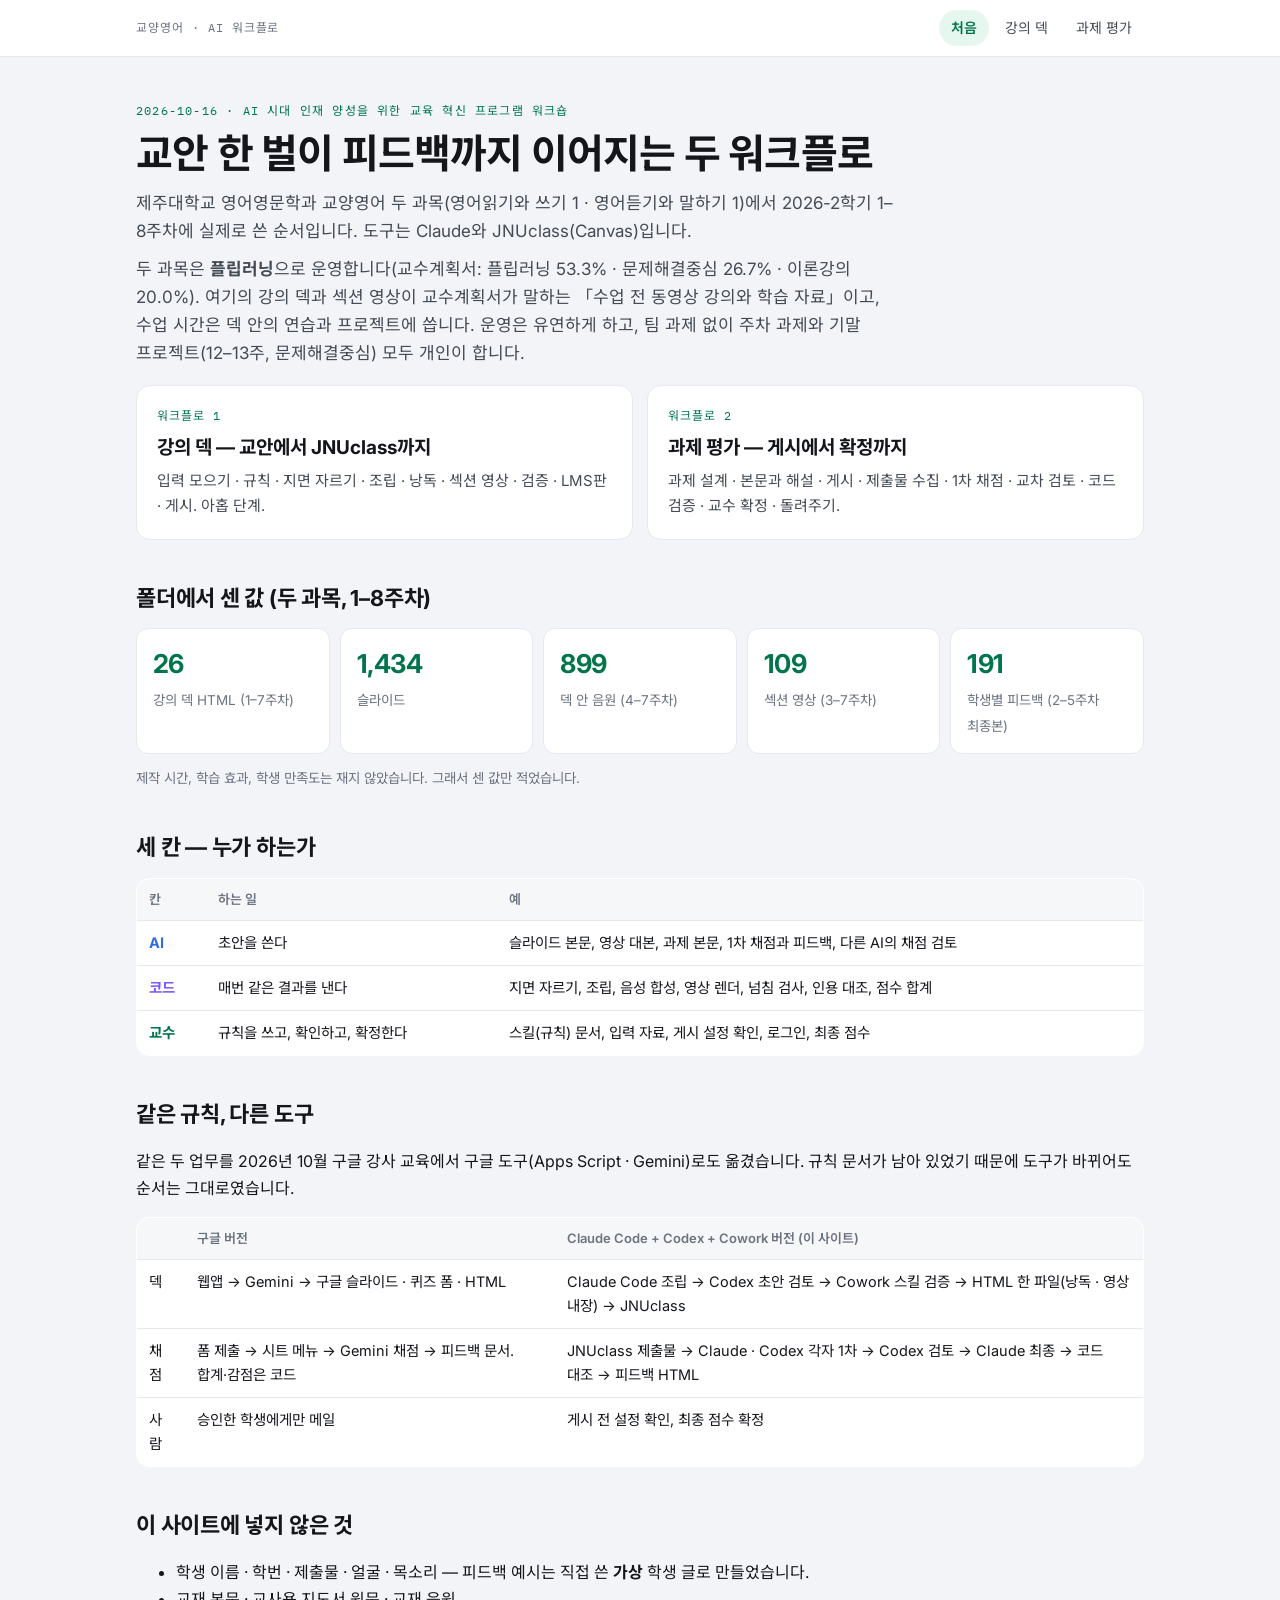
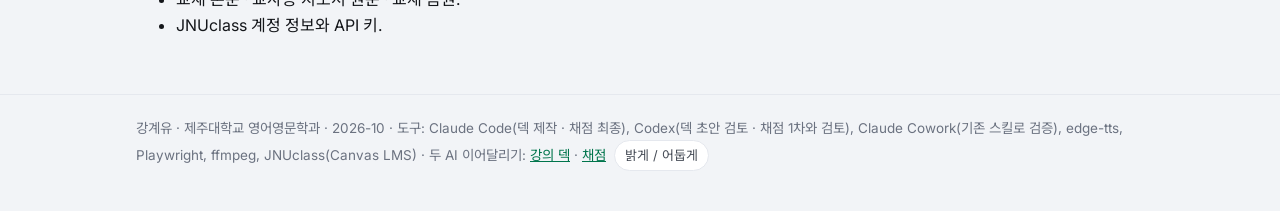
<file: index.html>
<!DOCTYPE html>
<html lang="ko">
<head>
<meta charset="UTF-8">
<meta name="viewport" content="width=device-width, initial-scale=1">
<title>교양영어 AI 워크플로</title>
<meta name="description" content="제주대학교 교양영어(영어읽기와 쓰기 1 · 영어듣기와 말하기 1)의 강의 덱 워크플로와 과제 평가 워크플로 — Claude와 JNUclass 버전.">
<link rel="preconnect" href="https://fonts.googleapis.com">
<link rel="preconnect" href="https://fonts.gstatic.com" crossorigin>
<link href="https://fonts.googleapis.com/css2?family=Inter:wght@400;600;700&family=Noto+Sans+KR:wght@400;500;700&family=IBM+Plex+Mono:wght@400;500&display=swap" rel="stylesheet">
<link rel="stylesheet" href="style.css">
</head>
<body>
<header class="top"><div class="wrap">
  <a class="brand" href="index.html">교양영어 · AI 워크플로</a>
  <nav class="tabs" aria-label="페이지">
    <a href="index.html" aria-current="page">처음</a>
    <a href="deck.html">강의 덱</a>
    <a href="grading.html">과제 평가</a>
  </nav>
</div></header>

<main class="wrap">
  <section class="hero">
    <p class="kicker">2026-10-16 · AI 시대 인재 양성을 위한 교육 혁신 프로그램 워크숍</p>
    <h1>교안 한 벌이 피드백까지 이어지는 두 워크플로</h1>
    <p class="sub">제주대학교 영어영문학과 교양영어 두 과목(영어읽기와 쓰기 1 · 영어듣기와 말하기 1)에서 2026-2학기 1–8주차에 실제로 쓴 순서입니다. 도구는 Claude와 JNUclass(Canvas)입니다.</p>
    <p class="sub" style="margin-top:10px">두 과목은 <b>플립러닝</b>으로 운영합니다(교수계획서: 플립러닝 53.3% · 문제해결중심 26.7% · 이론강의 20.0%). 여기의 강의 덱과 섹션 영상이 교수계획서가 말하는 「수업 전 동영상 강의와 학습 자료」이고, 수업 시간은 덱 안의 연습과 프로젝트에 씁니다. 운영은 유연하게 하고, 팀 과제 없이 주차 과제와 기말 프로젝트(12–13주, 문제해결중심) 모두 개인이 합니다.</p>
  </section>

  <div class="grid2">
    <a class="card" href="deck.html">
      <div class="c-lab">워크플로 1</div>
      <h3>강의 덱 — 교안에서 JNUclass까지</h3>
      <p>입력 모으기 · 규칙 · 지면 자르기 · 조립 · 낭독 · 섹션 영상 · 검증 · LMS판 · 게시. 아홉 단계.</p>
    </a>
    <a class="card" href="grading.html">
      <div class="c-lab">워크플로 2</div>
      <h3>과제 평가 — 게시에서 확정까지</h3>
      <p>과제 설계 · 본문과 해설 · 게시 · 제출물 수집 · 1차 채점 · 교차 검토 · 코드 검증 · 교수 확정 · 돌려주기.</p>
    </a>
  </div>

  <h2>폴더에서 센 값 (두 과목, 1–8주차)</h2>
  <div class="stats">
    <div class="stat"><b>26</b><span>강의 덱 HTML (1–7주차)</span></div>
    <div class="stat"><b>1,434</b><span>슬라이드</span></div>
    <div class="stat"><b>899</b><span>덱 안 음원 (4–7주차)</span></div>
    <div class="stat"><b>109</b><span>섹션 영상 (3–7주차)</span></div>
    <div class="stat"><b>191</b><span>학생별 피드백 (2–5주차 최종본)</span></div>
  </div>
  <p class="note">제작 시간, 학습 효과, 학생 만족도는 재지 않았습니다. 그래서 센 값만 적었습니다.</p>

  <h2>세 칸 — 누가 하는가</h2>
  <div class="tablewrap"><table class="cmp">
    <tr><th>칸</th><th>하는 일</th><th>예</th></tr>
    <tr><td><b style="color:var(--ai)">AI</b></td><td>초안을 쓴다</td><td>슬라이드 본문, 영상 대본, 과제 본문, 1차 채점과 피드백, 다른 AI의 채점 검토</td></tr>
    <tr><td><b style="color:var(--code)">코드</b></td><td>매번 같은 결과를 낸다</td><td>지면 자르기, 조립, 음성 합성, 영상 렌더, 넘침 검사, 인용 대조, 점수 합계</td></tr>
    <tr><td><b style="color:var(--prof)">교수</b></td><td>규칙을 쓰고, 확인하고, 확정한다</td><td>스킬(규칙) 문서, 입력 자료, 게시 설정 확인, 로그인, 최종 점수</td></tr>
  </table></div>

  <h2>같은 규칙, 다른 도구</h2>
  <p>같은 두 업무를 2026년 10월 구글 강사 교육에서 구글 도구(Apps Script · Gemini)로도 옮겼습니다. 규칙 문서가 남아 있었기 때문에 도구가 바뀌어도 순서는 그대로였습니다.</p>
  <div class="tablewrap"><table class="cmp">
    <tr><th></th><th>구글 버전</th><th>Claude Code + Codex + Cowork 버전 (이 사이트)</th></tr>
    <tr><td>덱</td><td>웹앱 → Gemini → 구글 슬라이드 · 퀴즈 폼 · HTML</td><td>Claude Code 조립 → Codex 초안 검토 → Cowork 스킬 검증 → HTML 한 파일(낭독 · 영상 내장) → JNUclass</td></tr>
    <tr><td>채점</td><td>폼 제출 → 시트 메뉴 → Gemini 채점 → 피드백 문서. 합계·감점은 코드</td><td>JNUclass 제출물 → Claude · Codex 각자 1차 → Codex 검토 → Claude 최종 → 코드 대조 → 피드백 HTML</td></tr>
    <tr><td>사람</td><td>승인한 학생에게만 메일</td><td>게시 전 설정 확인, 최종 점수 확정</td></tr>
  </table></div>

  <h2>이 사이트에 넣지 않은 것</h2>
  <ul>
    <li>학생 이름 · 학번 · 제출물 · 얼굴 · 목소리 — 피드백 예시는 직접 쓴 <b>가상</b> 학생 글로 만들었습니다.</li>
    <li>교재 본문 · 교사용 지도서 원문 · 교재 음원.</li>
    <li>JNUclass 계정 정보와 API 키.</li>
  </ul>
</main>

<footer><div class="wrap">
  강계유 · 제주대학교 영어영문학과 · 2026-10 · 도구: Claude Code(덱 제작 · 채점 최종), Codex(덱 초안 검토 · 채점 1차와 검토), Claude Cowork(기존 스킬로 검증), edge-tts, Playwright, ffmpeg, JNUclass(Canvas LMS) · 두 AI 이어달리기: <a href="https://lecture-deck-relay.vercel.app">강의 덱</a> · <a href="https://english-grading-relay.vercel.app">채점</a>
  &nbsp;<button class="theme" type="button">밝게 / 어둡게</button>
</div></footer>
<script src="app.js"></script>
</body>
</html>
</file>
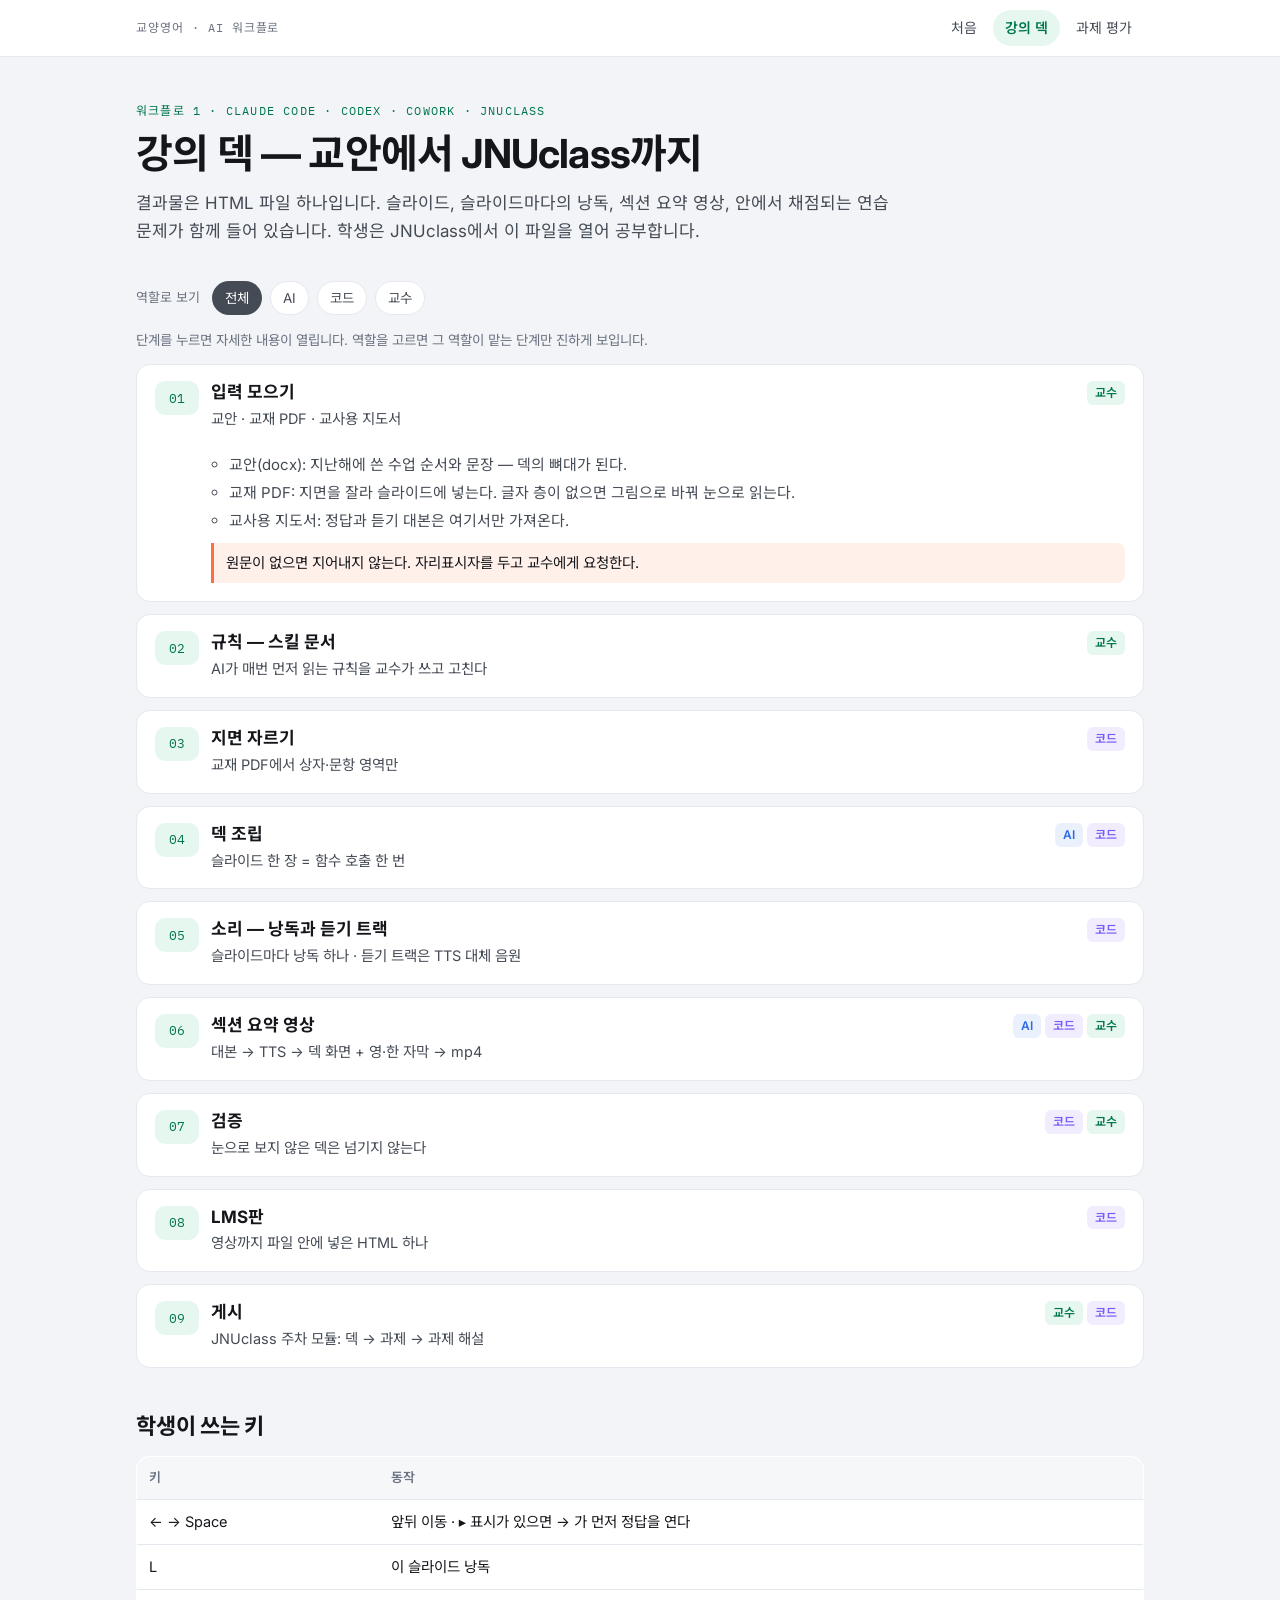
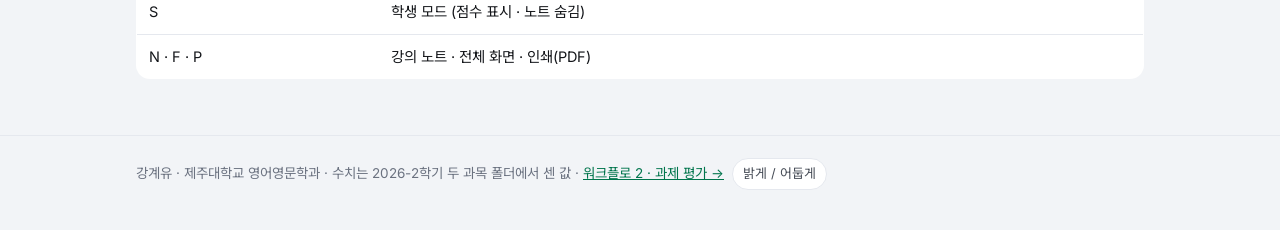
<file: deck.html>
<!DOCTYPE html>
<html lang="ko">
<head>
<meta charset="UTF-8">
<meta name="viewport" content="width=device-width, initial-scale=1">
<title>강의 덱 워크플로</title>
<meta name="description" content="교안·교재·지도서에서 낭독과 섹션 영상이 든 HTML 강의 덱을 만들어 JNUclass에 올리기까지 아홉 단계.">
<link rel="preconnect" href="https://fonts.googleapis.com">
<link rel="preconnect" href="https://fonts.gstatic.com" crossorigin>
<link href="https://fonts.googleapis.com/css2?family=Inter:wght@400;600;700&family=Noto+Sans+KR:wght@400;500;700&family=IBM+Plex+Mono:wght@400;500&display=swap" rel="stylesheet">
<link rel="stylesheet" href="style.css">
</head>
<body>
<header class="top"><div class="wrap">
  <a class="brand" href="index.html">교양영어 · AI 워크플로</a>
  <nav class="tabs" aria-label="페이지">
    <a href="index.html">처음</a>
    <a href="deck.html" aria-current="page">강의 덱</a>
    <a href="grading.html">과제 평가</a>
  </nav>
</div></header>

<main class="wrap">
  <section class="hero">
    <p class="kicker">워크플로 1 · Claude Code · Codex · Cowork · JNUclass</p>
    <h1>강의 덱 — 교안에서 JNUclass까지</h1>
    <p class="sub">결과물은 HTML 파일 하나입니다. 슬라이드, 슬라이드마다의 낭독, 섹션 요약 영상, 안에서 채점되는 연습 문제가 함께 들어 있습니다. 학생은 JNUclass에서 이 파일을 열어 공부합니다.</p>
  </section>

  <div class="legend" role="group" aria-label="역할로 보기">
    <span class="lab">역할로 보기</span>
    <button class="chip all" type="button" data-role="all">전체</button>
    <button class="chip ai" type="button" data-role="ai">AI</button>
    <button class="chip code" type="button" data-role="code">코드</button>
    <button class="chip prof" type="button" data-role="prof">교수</button>
  </div>
  <p class="note">단계를 누르면 자세한 내용이 열립니다. 역할을 고르면 그 역할이 맡는 단계만 진하게 보입니다.</p>

  <ol class="steps">
    <li class="step" data-who="prof"><details open><summary>
      <span class="num">01</span>
      <span><span class="st-title">입력 모으기</span><span class="st-one">교안 · 교재 PDF · 교사용 지도서</span></span>
      <span class="who"><span class="prof">교수</span></span></summary>
      <div class="st-body">
        <ul><li>교안(docx): 지난해에 쓴 수업 순서와 문장 — 덱의 뼈대가 된다.</li>
            <li>교재 PDF: 지면을 잘라 슬라이드에 넣는다. 글자 층이 없으면 그림으로 바꿔 눈으로 읽는다.</li>
            <li>교사용 지도서: 정답과 듣기 대본은 여기서만 가져온다.</li></ul>
        <div class="rule">원문이 없으면 지어내지 않는다. 자리표시자를 두고 교수에게 요청한다.</div>
      </div></details></li>

    <li class="step" data-who="prof"><details><summary>
      <span class="num">02</span>
      <span><span class="st-title">규칙 — 스킬 문서</span><span class="st-one">AI가 매번 먼저 읽는 규칙을 교수가 쓰고 고친다</span></span>
      <span class="who"><span class="prof">교수</span></span></summary>
      <div class="st-body">
        <ul><li>인용 원칙: 교재 본문·듣기 대본·정답은 사용자가 준 원문만 쓴다.</li>
            <li>영어가 위, 한국어가 아래. 한국어는 번역이 아니라 해설.</li>
            <li>한 장에 한 호흡. 섹션마다 교재 지면이 먼저, 해설은 그다음.</li>
            <li>모든 슬라이드에 강의 노트(진행 지시 · 시간 · 학생이 틀리는 곳).</li>
            <li>연습은 슬라이드 안에서 푼다 — 고르기 · 쓰기 · 짚기 · 나누기.</li></ul>
        <div class="files"><code>english-lecture-deck/SKILL.md</code><code>references/deck-planning.md</code><code>references/bilingual-voice.md</code><code>references/slide-grammar.md</code></div>
        <p class="note">학기 중에 고친다. 예: 2026-09-22 「덱 제목은 교재의 절 제목 그대로」, 09-23 「대본 인용에는 문장 단위 번역」.</p>
      </div></details></li>

    <li class="step" data-who="code"><details><summary>
      <span class="num">03</span>
      <span><span class="st-title">지면 자르기</span><span class="st-one">교재 PDF에서 상자·문항 영역만</span></span>
      <span class="who"><span class="code">코드</span></span></summary>
      <div class="st-body">
        <p>좌표표에 따라 잘라 그림 데이터로 저장한다. 휴대폰으로 찍은 지면은 기울기를 바로잡아 넣는다.</p>
        <div class="files"><code>crop_pages.py</code><code>fix_p90.py</code><code>pages_b64.json</code></div>
      </div></details></li>

    <li class="step" data-who="ai code"><details><summary>
      <span class="num">04</span>
      <span><span class="st-title">덱 조립</span><span class="st-one">슬라이드 한 장 = 함수 호출 한 번</span></span>
      <span class="who"><span class="ai">AI</span><span class="code">코드</span></span></summary>
      <div class="st-body">
        <p>AI가 본문(영어 강의체 + 한국어 해설 + 노트)을 조립 스크립트로 쓰고, 라이브러리가 화면을 만든다. 고칠 때는 스크립트를 고치고 다시 조립한다.</p>
        <div class="files"><code>build_4_1.py</code><code>deck_lib.py</code><code>deck_template_ELS1.html</code></div>
        <p class="note">한 차시 기준 45–60장. 4주차 4-1은 51장, 4-2는 66장(영상 슬라이드 포함).</p>
      </div></details></li>

    <li class="step" data-who="code"><details><summary>
      <span class="num">05</span>
      <span><span class="st-title">소리 — 낭독과 듣기 트랙</span><span class="st-one">슬라이드마다 낭독 하나 · 듣기 트랙은 TTS 대체 음원</span></span>
      <span class="who"><span class="code">코드</span></span></summary>
      <div class="st-body">
        <ul><li>L 키로 그 슬라이드의 영어 문장을 읽는다. 표지·섹션 표지·영상 슬라이드에는 없다. 정답은 상자를 연 뒤 이어 읽는다.</li>
            <li>듣기 트랙은 교재 원음이 아니라 지도서 대본을 음성 합성으로 읽힌 것 — 화면에 「TTS 대체 음원」으로 밝힌다.</li></ul>
        <div class="files"><code>narrate.py</code><code>make_audio.py</code><code>*_낭독대본.txt</code></div>
        <p class="note">6주차 6-1(영어읽기와 쓰기 1): 낭독 58개, 24분 40초.</p>
      </div></details></li>

    <li class="step" data-who="ai code prof"><details><summary>
      <span class="num">06</span>
      <span><span class="st-title">섹션 요약 영상</span><span class="st-one">대본 → TTS → 덱 화면 + 영·한 자막 → mp4</span></span>
      <span class="who"><span class="ai">AI</span><span class="code">코드</span><span class="prof">교수</span></span></summary>
      <div class="st-body">
        <ul><li>3주차: 섹션 PDF를 제미나이 노트북에 넣어 만든 영상의 소리만 살려 덱 화면으로 다시 그렸다.</li>
            <li>4주차부터: AI가 대본을 쓰고 교수가 검토 → 음성 합성 → 덱 화면을 찍어 자막과 함께 렌더.</li>
            <li>6주차부터 정답이 든 영상은 섹션 끝에 둔다. 개요 영상(정답 없음)만 표지 다음.</li></ul>
        <div class="files"><code>vid/secvid.py</code><code>vid/v61_s00.py …</code><code>video/*.mp4 · *.srt</code></div>
      </div></details></li>

    <li class="step" data-who="code prof"><details><summary>
      <span class="num">07</span>
      <span><span class="st-title">검증</span><span class="st-one">눈으로 보지 않은 덱은 넘기지 않는다</span></span>
      <span class="who"><span class="code">코드</span><span class="prof">교수</span></span></summary>
      <div class="st-body">
        <p>브라우저가 덱을 열어 직접 센다: 넘친 슬라이드, 노트 없는 슬라이드, 연습 문제 채점 동작, 낭독 이어 읽기, 인쇄 때 조작 단추 숨김, PDF 쪽수 = 슬라이드 수. 교수는 전체를 8장씩 묶은 화면으로 훑는다.</p>
        <div class="files"><code>verify.py</code><code>shots/*_sheet*.png</code></div>
        <p class="note">6주차 영어읽기와 쓰기 1: 넘침 0 · 노트 누락 0 · PDF 58쪽·53쪽 = 슬라이드 수.</p>
        <p>7주차부터 사람의 눈 앞에 두 번을 더 둡니다. 낭독 · 영상을 넣기 전 초안을 <b>Codex</b>가 한 번 검토하고(학생 자습 시점 · 교재 대조 · 연습 동작), 최종본을 <b>Cowork</b>가 기존 스킬로 다시 봅니다. Cowork가 찾은 것(제목을 두 번 읽음 · 빗금이 「or」로 읽힘 · 교사 지시문이 학생 화면에)은 다음부터 코드가 먼저 찾게 했습니다.</p>
        <p class="note">7주차 덱 4개: Codex 이의 28건 중 받아들임 25 · 유지 1 · 절충 2. 자세한 흐름 → <a href="https://lecture-deck-relay.vercel.app">lecture-deck-relay.vercel.app</a></p>
      </div></details></li>

    <li class="step" data-who="code"><details><summary>
      <span class="num">08</span>
      <span><span class="st-title">LMS판</span><span class="st-one">영상까지 파일 안에 넣은 HTML 하나</span></span>
      <span class="who"><span class="code">코드</span></span></summary>
      <div class="st-body">
        <p>영상이 옆 폴더에 있으면 JNUclass에서 재생되지 않는다. 그래서 영상(540p)과 서체를 파일 안에 넣은 판을 따로 만든다. 학생 모드로 열리고(점수 표시, 노트 숨김), 교수 모드는 주소 뒤 <code>?teacher</code> 또는 S 키.</p>
        <div class="files"><code>EMBED=1 STUDENT_DEFAULT=1</code><code>*_LMS.html</code></div>
        <p class="note">6주차 영어듣기와 말하기 1 LMS판: 16.7 MB · 16.4 MB. 7주차 LMS판 4개는 28–33 MB.</p>
      </div></details></li>

    <li class="step" data-who="prof code"><details><summary>
      <span class="num">09</span>
      <span><span class="st-title">게시</span><span class="st-one">JNUclass 주차 모듈: 덱 → 과제 → 과제 해설</span></span>
      <span class="who"><span class="prof">교수</span><span class="code">코드</span></span></summary>
      <div class="st-body">
        <p>학생에게 보이는 일은 교수가 설정(제목 · 배점 · 기한 · 공개 시작)을 확인한 뒤에만 한다.</p>
        <div class="rule">기존 항목은 지우지 않는다. 비공개로 돌리고 알린다.</div>
      </div></details></li>
  </ol>

  <h2>학생이 쓰는 키</h2>
  <div class="tablewrap"><table class="cmp">
    <tr><th>키</th><th>동작</th></tr>
    <tr><td>← → Space</td><td>앞뒤 이동 · ▸ 표시가 있으면 → 가 먼저 정답을 연다</td></tr>
    <tr><td>L</td><td>이 슬라이드 낭독</td></tr>
    <tr><td>S</td><td>학생 모드 (점수 표시 · 노트 숨김)</td></tr>
    <tr><td>N · F · P</td><td>강의 노트 · 전체 화면 · 인쇄(PDF)</td></tr>
  </table></div>
</main>

<footer><div class="wrap">
  강계유 · 제주대학교 영어영문학과 · 수치는 2026-2학기 두 과목 폴더에서 센 값 · <a href="grading.html">워크플로 2 · 과제 평가 →</a>
  &nbsp;<button class="theme" type="button">밝게 / 어둡게</button>
</div></footer>
<script src="app.js"></script>
</body>
</html>
</file>
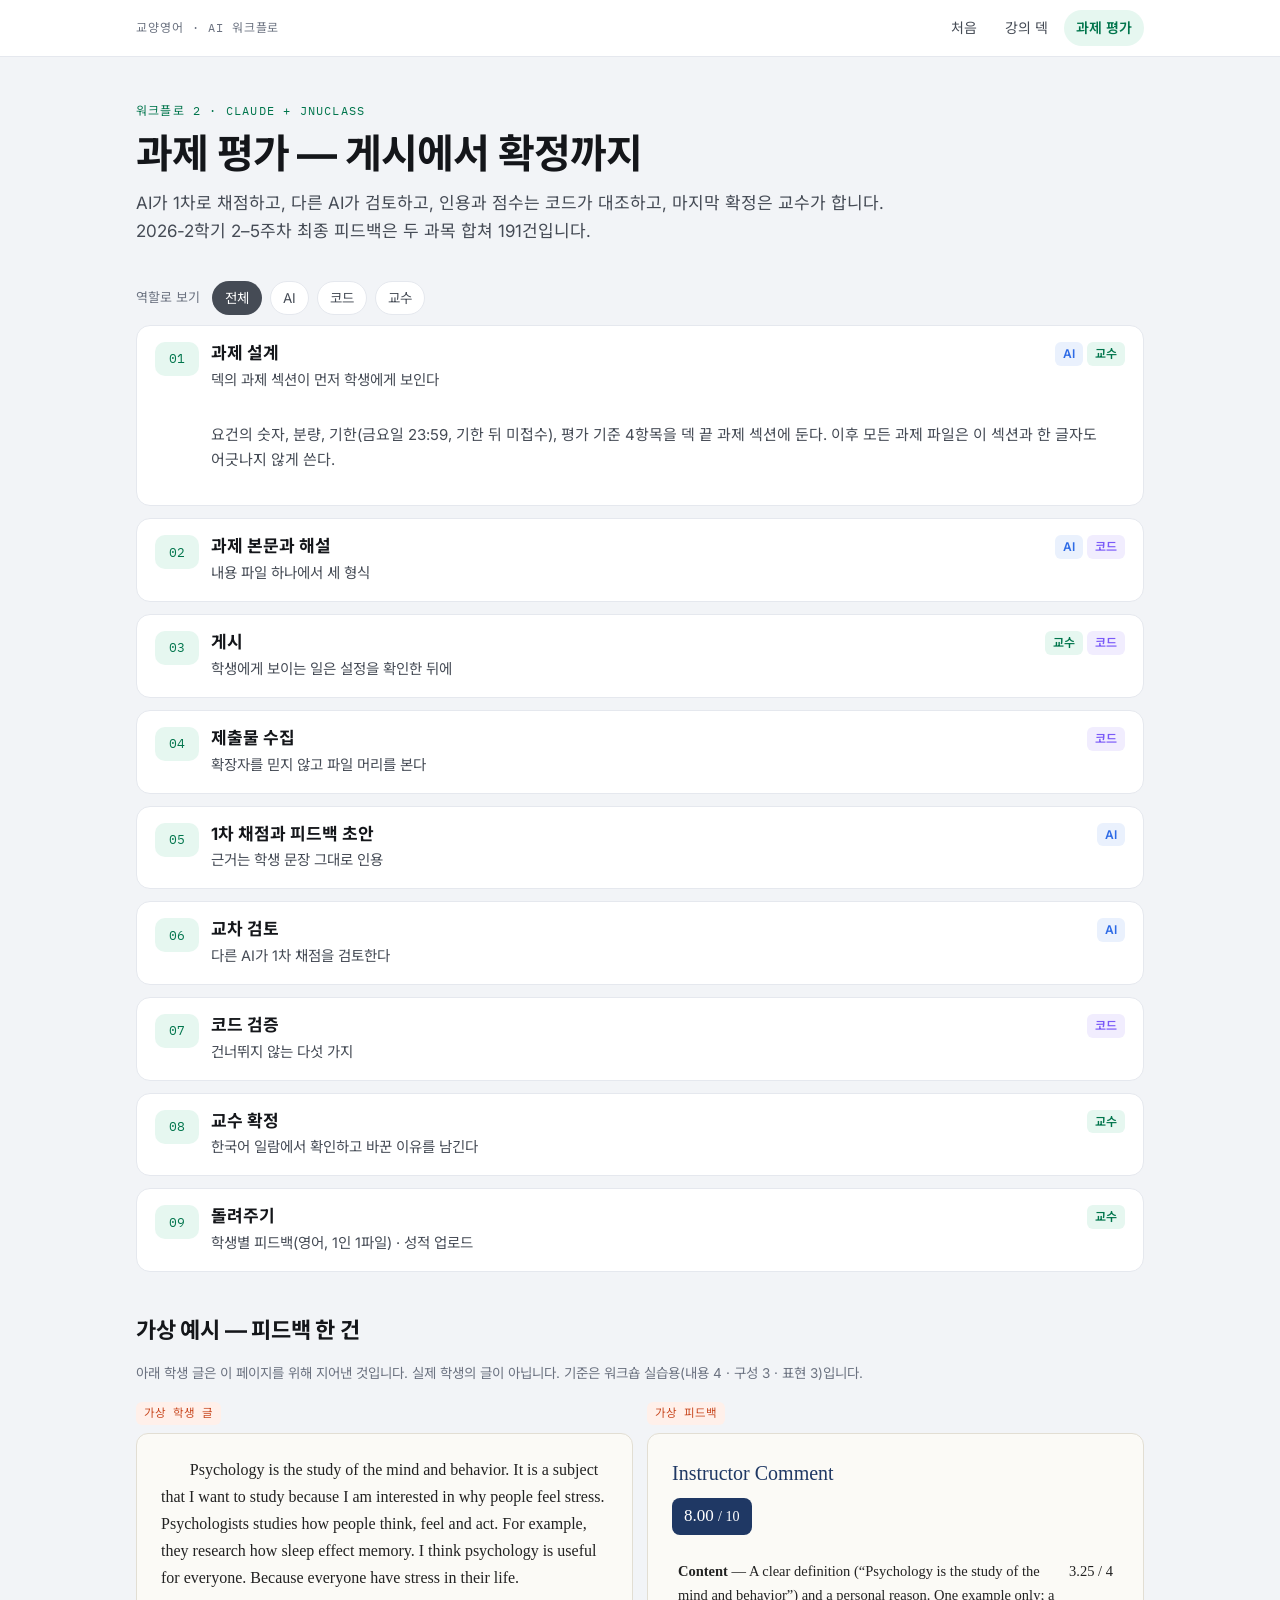
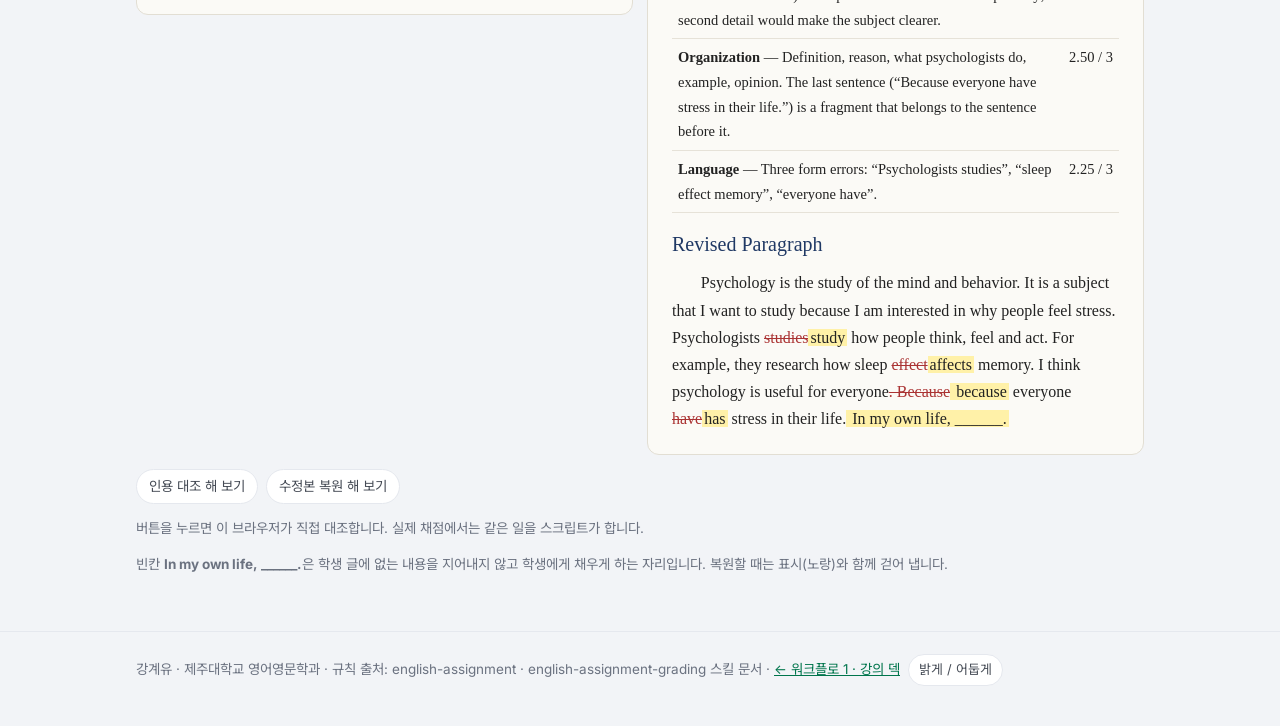
<file: grading.html>
<!DOCTYPE html>
<html lang="ko">
<head>
<meta charset="UTF-8">
<meta name="viewport" content="width=device-width, initial-scale=1">
<title>과제 평가 워크플로</title>
<meta name="description" content="JNUclass 과제 게시에서 AI 1차 채점, 다른 AI의 교차 검토, 코드 검증, 교수 확정까지 아홉 단계와 가상 피드백 예시.">
<link rel="preconnect" href="https://fonts.googleapis.com">
<link rel="preconnect" href="https://fonts.gstatic.com" crossorigin>
<link href="https://fonts.googleapis.com/css2?family=Inter:wght@400;600;700&family=Noto+Sans+KR:wght@400;500;700&family=IBM+Plex+Mono:wght@400;500&display=swap" rel="stylesheet">
<link rel="stylesheet" href="style.css">
</head>
<body>
<header class="top"><div class="wrap">
  <a class="brand" href="index.html">교양영어 · AI 워크플로</a>
  <nav class="tabs" aria-label="페이지">
    <a href="index.html">처음</a>
    <a href="deck.html">강의 덱</a>
    <a href="grading.html" aria-current="page">과제 평가</a>
  </nav>
</div></header>

<main class="wrap">
  <section class="hero">
    <p class="kicker">워크플로 2 · Claude + JNUclass</p>
    <h1>과제 평가 — 게시에서 확정까지</h1>
    <p class="sub">AI가 1차로 채점하고, 다른 AI가 검토하고, 인용과 점수는 코드가 대조하고, 마지막 확정은 교수가 합니다. 2026-2학기 2–5주차 최종 피드백은 두 과목 합쳐 191건입니다.</p>
  </section>

  <div class="legend" role="group" aria-label="역할로 보기">
    <span class="lab">역할로 보기</span>
    <button class="chip all" type="button" data-role="all">전체</button>
    <button class="chip ai" type="button" data-role="ai">AI</button>
    <button class="chip code" type="button" data-role="code">코드</button>
    <button class="chip prof" type="button" data-role="prof">교수</button>
  </div>

  <ol class="steps">
    <li class="step" data-who="ai prof"><details open><summary>
      <span class="num">01</span>
      <span><span class="st-title">과제 설계</span><span class="st-one">덱의 과제 섹션이 먼저 학생에게 보인다</span></span>
      <span class="who"><span class="ai">AI</span><span class="prof">교수</span></span></summary>
      <div class="st-body">
        <p>요건의 숫자, 분량, 기한(금요일 23:59, 기한 뒤 미접수), 평가 기준 4항목을 덱 끝 과제 섹션에 둔다. 이후 모든 과제 파일은 이 섹션과 한 글자도 어긋나지 않게 쓴다.</p>
      </div></details></li>

    <li class="step" data-who="ai code"><details><summary>
      <span class="num">02</span>
      <span><span class="st-title">과제 본문과 해설</span><span class="st-one">내용 파일 하나에서 세 형식</span></span>
      <span class="who"><span class="ai">AI</span><span class="code">코드</span></span></summary>
      <div class="st-body">
        <ul><li>JNUclass 과제 페이지용 영어 본문 — 「본문 복사」 단추가 달린 붙여넣기 도구.</li>
            <li>영어 본문 + 한국어 해설 — HTML · docx · pdf. 문장을 고칠 때는 내용 파일 한 곳만 고친다.</li></ul>
        <div class="files"><code>*_Assignment_JNUclass.html</code><code>*_Assignment_Guide.html · .docx · .pdf</code><code>guide_content.js</code></div>
      </div></details></li>

    <li class="step" data-who="prof code"><details><summary>
      <span class="num">03</span>
      <span><span class="st-title">게시</span><span class="st-one">학생에게 보이는 일은 설정을 확인한 뒤에</span></span>
      <span class="who"><span class="prof">교수</span><span class="code">코드</span></span></summary>
      <div class="st-body">
        <ul><li>과제 본문 · 해설 파일을 주차 모듈에 올린다.</li>
            <li>제목 · 배점 · 기한 · 공개 시작은 학생에게 보이기 전에 교수가 확인한다.</li></ul>
      </div></details></li>

    <li class="step" data-who="code"><details><summary>
      <span class="num">04</span>
      <span><span class="st-title">제출물 수집</span><span class="st-one">확장자를 믿지 않고 파일 머리를 본다</span></span>
      <span class="who"><span class="code">코드</span></span></summary>
      <div class="st-body">
        <p>JNUclass에서 내려받은 파일의 형식을 머리 바이트로 판별(한글 hwp · docx · pdf)하고 본문을 뽑는다. 학번은 파일 이름의 원래 이름이나 본문에서만 취하고, 없으면 「확인 필요」로 남긴다.</p>
      </div></details></li>

    <li class="step" data-who="ai"><details><summary>
      <span class="num">05</span>
      <span><span class="st-title">1차 채점과 피드백 초안</span><span class="st-one">근거는 학생 문장 그대로 인용</span></span>
      <span class="who"><span class="ai">AI</span></span></summary>
      <div class="st-body">
        <ul><li>기본 루브릭: 영어 사용 4 · 초점과 구성 3 · 표현 2 · 완성도 1. 0.25 단위.</li>
            <li>별도 감점은 소계와 따로: 파일 형식 −0.5 · 비채점 제출물(영상) 미제출 −0.5 · 만점 유보 −0.25.</li>
            <li>같은 이유로 두 번 깎지 않는다. 과제 안내문에 없는 요건으로 감점하지 않는다.</li></ul>
        <div class="rule">수정 대본은 학생 원문에 표시만 얹는다. 원문에 없는 사례·일화·이름을 지어내지 않고, 필요한 정보는 빈칸(______)으로 남겨 보완 과제로 돌린다.</div>
      </div></details></li>

    <li class="step" data-who="ai"><details><summary>
      <span class="num">06</span>
      <span><span class="st-title">교차 검토</span><span class="st-one">다른 AI가 1차 채점을 검토한다</span></span>
      <span class="who"><span class="ai">AI</span></span></summary>
      <div class="st-body">
        <p>폴더에 남은 판본(폴더 이름 그대로)의 예:</p>
        <div class="tablewrap"><table class="cmp">
          <tr><th>과목 · 주차</th><th>판본</th><th>최종 피드백</th></tr>
          <tr><td>영어읽기와 쓰기 1 · 2주차</td><td>Claude_1차평가 · GPT_1차평가_및_검토</td><td>31</td></tr>
          <tr><td>영어읽기와 쓰기 1 · 4주차</td><td>Codex_1차평가_및_Claude검토 → 채점결과 → 최종평가</td><td>26</td></tr>
          <tr><td>영어듣기와 말하기 1 · 4주차</td><td>Codex 1차채점 → 채점결과 → 최종결과 → 최종본_v2 → 확정본</td><td>18</td></tr>
          <tr><td>영어읽기와 쓰기 1 · 5주차</td><td>claude · gpt 각자 1차 → GPT 검토 → final (이어달리기)</td><td>28</td></tr>
          <tr><td>영어듣기와 말하기 1 · 5주차</td><td>claude · gpt 각자 1차 → GPT 검토 → final (이어달리기)</td><td>19</td></tr>
        </table></div>
        <p>5주차부터는 두 AI가 같은 주차 폴더에서 정해진 이름의 파일로 이어 받습니다. 판본이 claude · gpt · final 세 폴더로 정해지고, 쟁점마다 받아들임 · 유지 · 절충과 근거가 남습니다. 자세한 흐름 → <a href="https://english-grading-relay.vercel.app">english-grading-relay.vercel.app</a></p>
      </div></details></li>

    <li class="step" data-who="code"><details><summary>
      <span class="num">07</span>
      <span><span class="st-title">코드 검증</span><span class="st-one">건너뛰지 않는 다섯 가지</span></span>
      <span class="who"><span class="code">코드</span></span></summary>
      <div class="st-body">
        <ul><li>인용 대조 — 피드백의 모든 영어 인용을 원문에서 기계적으로 찾는다.</li>
            <li>수정본 복원 — 표시를 걷어 내면 원문과 한 글자도 다르지 않아야 한다.</li>
            <li>점수 정합 — 채점표 xlsx = 피드백 HTML = 성적 CSV.</li>
            <li>만점 부재 — 어떤 파일에도 10.00이 없다.</li>
            <li>문단 서식 — 문단은 들여쓰기로만, 빈 줄 없음.</li></ul>
        <p class="note">아래 가상 예시에서 앞의 두 가지를 직접 눌러 볼 수 있습니다.</p>
      </div></details></li>

    <li class="step" data-who="prof"><details><summary>
      <span class="num">08</span>
      <span><span class="st-title">교수 확정</span><span class="st-one">한국어 일람에서 확인하고 바꾼 이유를 남긴다</span></span>
      <span class="who"><span class="prof">교수</span></span></summary>
      <div class="st-body">
        <p>교수용 일람(한국어)에는 반 전체 점수와 「무엇이 점수를 갈랐나」가 있다. 1차에서 바뀐 점수와 바뀌지 않은 점수 모두 이유를 적는다.</p>
        <div class="files"><code>*_채점일람.html</code><code>*_채점표.xlsx (최종 평가 · 항목별 근거 · 1차→최종 변경 · 채점 기준)</code><code>변경기록.md</code></div>
      </div></details></li>

    <li class="step" data-who="prof"><details><summary>
      <span class="num">09</span>
      <span><span class="st-title">돌려주기</span><span class="st-one">학생별 피드백(영어, 1인 1파일) · 성적 업로드</span></span>
      <span class="who"><span class="prof">교수</span></span></summary>
      <div class="st-body">
        <p>피드백에는 다른 학생의 점수나 비교를 넣지 않는다. 성적은 학번·이름·점수 CSV로 올린다.</p>
        <div class="files"><code>학생별_피드백/Feedback_*_WeekN.html</code><code>*_성적업로드.csv</code></div>
      </div></details></li>
  </ol>

  <h2>가상 예시 — 피드백 한 건</h2>
  <p class="note">아래 학생 글은 이 페이지를 위해 지어낸 것입니다. 실제 학생의 글이 아닙니다. 기준은 워크숍 실습용(내용 4 · 구성 3 · 표현 3)입니다.</p>

  <div class="grid2">
    <div>
      <span class="tag-fic">가상 학생 글</span>
      <div class="fb"><p id="orig">Psychology is the study of the mind and behavior. It is a subject that I want to study because I am interested in why people feel stress. Psychologists studies how people think, feel and act. For example, they research how sleep effect memory. I think psychology is useful for everyone. Because everyone have stress in their life.</p></div>
    </div>
    <div>
      <span class="tag-fic">가상 피드백</span>
      <div class="fb" id="fb">
        <h4>Instructor Comment</h4>
        <div class="badge">8.00 <small>/ 10</small></div>
        <table>
          <tr><td><b>Content</b> — A clear definition (<q>Psychology is the study of the mind and behavior</q>) and a personal reason. One example only; a second detail would make the subject clearer.</td><td class="pt">3.25 / 4</td></tr>
          <tr><td><b>Organization</b> — Definition, reason, what psychologists do, example, opinion. The last sentence (<q>Because everyone have stress in their life.</q>) is a fragment that belongs to the sentence before it.</td><td class="pt">2.50 / 3</td></tr>
          <tr><td><b>Language</b> — Three form errors: <q>Psychologists studies</q>, <q>sleep effect memory</q>, <q>everyone have</q>.</td><td class="pt">2.25 / 3</td></tr>
        </table>
        <h4>Revised Paragraph</h4>
        <p id="rev">Psychology is the study of the mind and behavior. It is a subject that I want to study because I am interested in why people feel stress. Psychologists <del>studies</del><mark>study</mark> how people think, feel and act. For example, they research how sleep <del>effect</del><mark>affects</mark> memory. I think psychology is useful for everyone<del>. Because</del><mark> because</mark> everyone <del>have</del><mark>has</mark> stress in their life.<mark> In my own life, ______.</mark></p>
      </div>
    </div>
  </div>

  <div class="legend" style="margin-top:14px">
    <button class="chip" type="button" id="chkQuote">인용 대조 해 보기</button>
    <button class="chip" type="button" id="chkRestore">수정본 복원 해 보기</button>
  </div>
  <p id="chkOut" class="note" aria-live="polite">버튼을 누르면 이 브라우저가 직접 대조합니다. 실제 채점에서는 같은 일을 스크립트가 합니다.</p>
  <p class="note">빈칸 <b>In my own life, ______.</b>은 학생 글에 없는 내용을 지어내지 않고 학생에게 채우게 하는 자리입니다. 복원할 때는 표시(노랑)와 함께 걷어 냅니다.</p>
</main>

<footer><div class="wrap">
  강계유 · 제주대학교 영어영문학과 · 규칙 출처: english-assignment · english-assignment-grading 스킬 문서 · <a href="deck.html">← 워크플로 1 · 강의 덱</a>
  &nbsp;<button class="theme" type="button">밝게 / 어둡게</button>
</div></footer>
<script src="app.js"></script>
<script>
(function () {
  var norm = function (s) { return s.replace(/[“”]/g, '"').replace(/[’]/g, "'").replace(/\s+/g, ' ').trim().toLowerCase(); };
  var orig = document.getElementById('orig').textContent, out = document.getElementById('chkOut');
  document.getElementById('chkQuote').addEventListener('click', function () {
    var qs = Array.prototype.slice.call(document.querySelectorAll('#fb q'));
    var found = qs.filter(function (q) { return norm(orig).indexOf(norm(q.textContent)) > -1; });
    out.textContent = '인용 ' + qs.length + '개 중 ' + found.length + '개가 학생 글에 그대로 있습니다.' + (found.length === qs.length ? ' 모두 일치.' : ' 없는 인용이 있습니다 — 고쳐야 합니다.');
  });
  document.getElementById('chkRestore').addEventListener('click', function () {
    var c = document.getElementById('rev').cloneNode(true);
    c.querySelectorAll('mark').forEach(function (m) { m.remove(); });
    c.querySelectorAll('del').forEach(function (d) { d.replaceWith(document.createTextNode(d.textContent)); });
    var same = norm(c.textContent) === norm(orig);
    out.textContent = '표시를 걷어 낸 글이 학생 원문과 ' + (same ? '한 글자도 다르지 않습니다. 일치.' : '다릅니다 — 수정본이 원문을 바꿨습니다.');
  });
})();
</script>
</body>
</html>
</file>
<file: style.css>
/* 교양영어 AI 워크플로 — 강의 덱과 같은 토큰(--brand #00A56A · --accent #FF6E40 · Inter / Noto Sans KR / IBM Plex Mono) */
:root{
  --brand:#00A56A; --brand-deep:#00754C; --brand-soft:#E6F7F0; --brand-line:#C7EBDC;
  --accent:#FF6E40; --accent-deep:#C94A22; --accent-soft:#FFF0EA;
  --ai:#2E6BE6; --ai-soft:#EAF1FD; --code:#7A5AF8; --code-soft:#F1EDFE; --prof:#00754C; --prof-soft:#E6F7F0;
  --ink:#14161A; --ink-2:#454B55; --ink-3:#6B7280; --line:#E5E8EE; --surface:#FFFFFF; --surface-2:#F6F7F9; --page:#F2F4F7;
  --font:"Inter","Noto Sans KR",-apple-system,"Segoe UI",system-ui,sans-serif;
  --mono:"IBM Plex Mono","Noto Sans KR",Consolas,monospace;
  --r:14px;
}
@media (prefers-color-scheme: dark){
  :root:not([data-theme="light"]){
    --brand:#2BC48A; --brand-deep:#5FD9A8; --brand-soft:#0F2A20; --brand-line:#1E4A39;
    --accent:#FF8A63; --accent-deep:#FFAB8C; --accent-soft:#2E1A12;
    --ai:#7FA8FF; --ai-soft:#16223A; --code:#B39CFF; --code-soft:#221A3A; --prof:#5FD9A8; --prof-soft:#0F2A20;
    --ink:#ECEFF3; --ink-2:#C2C8D0; --ink-3:#9AA3AE; --line:#2A3038; --surface:#171B21; --surface-2:#1E232B; --page:#101317;
  }
}
:root[data-theme="dark"]{
  --brand:#2BC48A; --brand-deep:#5FD9A8; --brand-soft:#0F2A20; --brand-line:#1E4A39;
  --accent:#FF8A63; --accent-deep:#FFAB8C; --accent-soft:#2E1A12;
  --ai:#7FA8FF; --ai-soft:#16223A; --code:#B39CFF; --code-soft:#221A3A; --prof:#5FD9A8; --prof-soft:#0F2A20;
  --ink:#ECEFF3; --ink-2:#C2C8D0; --ink-3:#9AA3AE; --line:#2A3038; --surface:#171B21; --surface-2:#1E232B; --page:#101317;
}
*{box-sizing:border-box}
html{-webkit-text-size-adjust:100%}
body{margin:0;background:var(--page);color:var(--ink);font-family:var(--font);font-size:16px;line-height:1.65;word-break:keep-all;overflow-wrap:anywhere}
a{color:var(--brand-deep)}
.wrap{max-width:1040px;margin:0 auto;padding:0 16px}
header.top{background:var(--surface);border-bottom:1px solid var(--line)}
header.top .wrap{display:flex;align-items:center;justify-content:space-between;gap:12px;min-height:56px;flex-wrap:wrap}
.brand{font-family:var(--mono);font-size:12px;letter-spacing:.08em;text-transform:uppercase;color:var(--ink-3);text-decoration:none}
nav.tabs{display:flex;gap:4px;flex-wrap:wrap}
nav.tabs a{font-size:14px;text-decoration:none;color:var(--ink-2);padding:6px 12px;border-radius:999px}
nav.tabs a[aria-current="page"]{background:var(--brand-soft);color:var(--brand-deep);font-weight:600}
.hero{padding:44px 0 18px}
.kicker{font-family:var(--mono);font-size:12px;letter-spacing:.1em;text-transform:uppercase;color:var(--brand-deep);margin:0 0 8px}
h1{font-size:clamp(26px,4.4vw,40px);line-height:1.25;letter-spacing:-.02em;margin:0 0 10px;font-weight:700}
.sub{font-size:17px;color:var(--ink-2);margin:0;max-width:760px}
h2{font-size:22px;letter-spacing:-.01em;margin:40px 0 12px}
.note{font-size:13.5px;color:var(--ink-3)}
/* 역할 필터 */
.legend{display:flex;flex-wrap:wrap;gap:8px;align-items:center;margin:18px 0 6px}
.legend .lab{font-size:13px;color:var(--ink-3);margin-right:4px}
.chip{font:inherit;font-size:13.5px;border:1px solid var(--line);background:var(--surface);color:var(--ink-2);border-radius:999px;padding:5px 12px;cursor:pointer}
.chip[aria-pressed="true"]{border-color:transparent;color:#fff}
.chip.ai[aria-pressed="true"]{background:var(--ai)} .chip.code[aria-pressed="true"]{background:var(--code)} .chip.prof[aria-pressed="true"]{background:var(--prof)}
.chip.all[aria-pressed="true"]{background:var(--ink-2)}
/* 단계 */
ol.steps{list-style:none;margin:10px 0 0;padding:0;display:grid;gap:12px}
.step{background:var(--surface);border:1px solid var(--line);border-radius:var(--r);transition:opacity .2s}
.step.dim{opacity:.32}
.step details{padding:0}
.step summary{list-style:none;cursor:pointer;display:grid;grid-template-columns:44px 1fr auto;gap:12px;align-items:start;padding:16px 18px}
.step summary::-webkit-details-marker{display:none}
.num{font-family:var(--mono);font-size:13px;color:var(--brand-deep);background:var(--brand-soft);border-radius:10px;height:34px;display:grid;place-items:center}
.st-title,.st-one{display:block}
.st-title{font-weight:700;font-size:17px;line-height:1.4}
.st-one{font-size:14.5px;color:var(--ink-2);margin-top:2px}
.who{display:flex;gap:4px;flex-wrap:wrap;justify-content:flex-end}
.who span{font-size:12px;font-weight:600;border-radius:6px;padding:2px 8px;white-space:nowrap}
.who .ai{background:var(--ai-soft);color:var(--ai)} .who .code{background:var(--code-soft);color:var(--code)} .who .prof{background:var(--prof-soft);color:var(--prof)}
.st-body{padding:0 18px 18px 74px;font-size:15px;color:var(--ink-2)}
.st-body ul{margin:6px 0 0;padding-left:18px}
.st-body li{margin:3px 0}
.files{display:flex;flex-wrap:wrap;gap:6px;margin-top:10px}
.files code{font-family:var(--mono);font-size:12px;background:var(--surface-2);border:1px solid var(--line);border-radius:6px;padding:2px 7px;color:var(--ink-2)}
.rule{border-left:3px solid var(--accent);background:var(--accent-soft);padding:8px 12px;border-radius:0 8px 8px 0;margin-top:10px;font-size:14.5px;color:var(--ink)}
@media (max-width:640px){
  .step summary{grid-template-columns:36px 1fr;padding:14px}
  .who{grid-column:2;justify-content:flex-start}
  .st-body{padding:0 14px 14px 14px}
}
/* 카드 */
.grid2{display:grid;grid-template-columns:repeat(auto-fit,minmax(280px,1fr));gap:14px}
.card{background:var(--surface);border:1px solid var(--line);border-radius:var(--r);padding:20px;text-decoration:none;color:inherit;display:block}
a.card:hover{border-color:var(--brand)}
.card .c-lab{font-family:var(--mono);font-size:12px;letter-spacing:.08em;text-transform:uppercase;color:var(--brand-deep)}
.card h3{margin:6px 0 6px;font-size:19px}
.card p{margin:0;color:var(--ink-2);font-size:15px}
.stats{display:grid;grid-template-columns:repeat(auto-fit,minmax(150px,1fr));gap:10px;margin-top:10px}
.stat{background:var(--surface);border:1px solid var(--line);border-radius:12px;padding:14px 16px}
.stat b{display:block;font-size:26px;letter-spacing:-.02em;color:var(--brand-deep)}
.stat span{font-size:13.5px;color:var(--ink-3)}
table.cmp{width:100%;border-collapse:collapse;background:var(--surface);border:1px solid var(--line);border-radius:var(--r);overflow:hidden;font-size:14.5px}
table.cmp th,table.cmp td{padding:10px 12px;border-bottom:1px solid var(--line);text-align:left;vertical-align:top}
table.cmp th{font-size:13px;color:var(--ink-3);font-weight:600;background:var(--surface-2)}
.tablewrap{overflow-x:auto;-webkit-overflow-scrolling:touch}
/* 가상 피드백 예시 */
.fb{background:#FBFAF6;color:#222;border:1px solid #E2DED3;border-radius:12px;padding:22px 24px;font-family:Georgia,"Times New Roman",serif;font-size:16px;line-height:1.7}
.fb h4{font-family:Georgia,serif;font-weight:normal;color:#1F3864;font-size:20px;margin:0 0 8px}
.fb p{margin:0;text-indent:1.8em}
.fb mark{background:#FFF1A8;padding:0 2px;color:#222}
.fb del{color:#A33}
.fb .badge{display:inline-block;background:#1F3864;color:#fff;border-radius:8px;padding:4px 12px;font-size:17px;margin-bottom:10px}
.fb table{width:100%;border-collapse:collapse;font-size:14.5px;margin:8px 0 14px}
.fb td{border-bottom:1px solid #E6E2D8;padding:6px 6px;vertical-align:top}
.fb td.pt{text-align:right;white-space:nowrap}
.tag-fic{display:inline-block;font-family:var(--mono);font-size:11.5px;background:var(--accent-soft);color:var(--accent-deep);border-radius:6px;padding:2px 8px;margin-bottom:8px}
footer{margin:56px 0 0;padding:22px 0 40px;border-top:1px solid var(--line);font-size:13.5px;color:var(--ink-3)}
.theme{font:inherit;font-size:13px;border:1px solid var(--line);background:var(--surface);color:var(--ink-2);border-radius:999px;padding:4px 10px;cursor:pointer}
</file>
